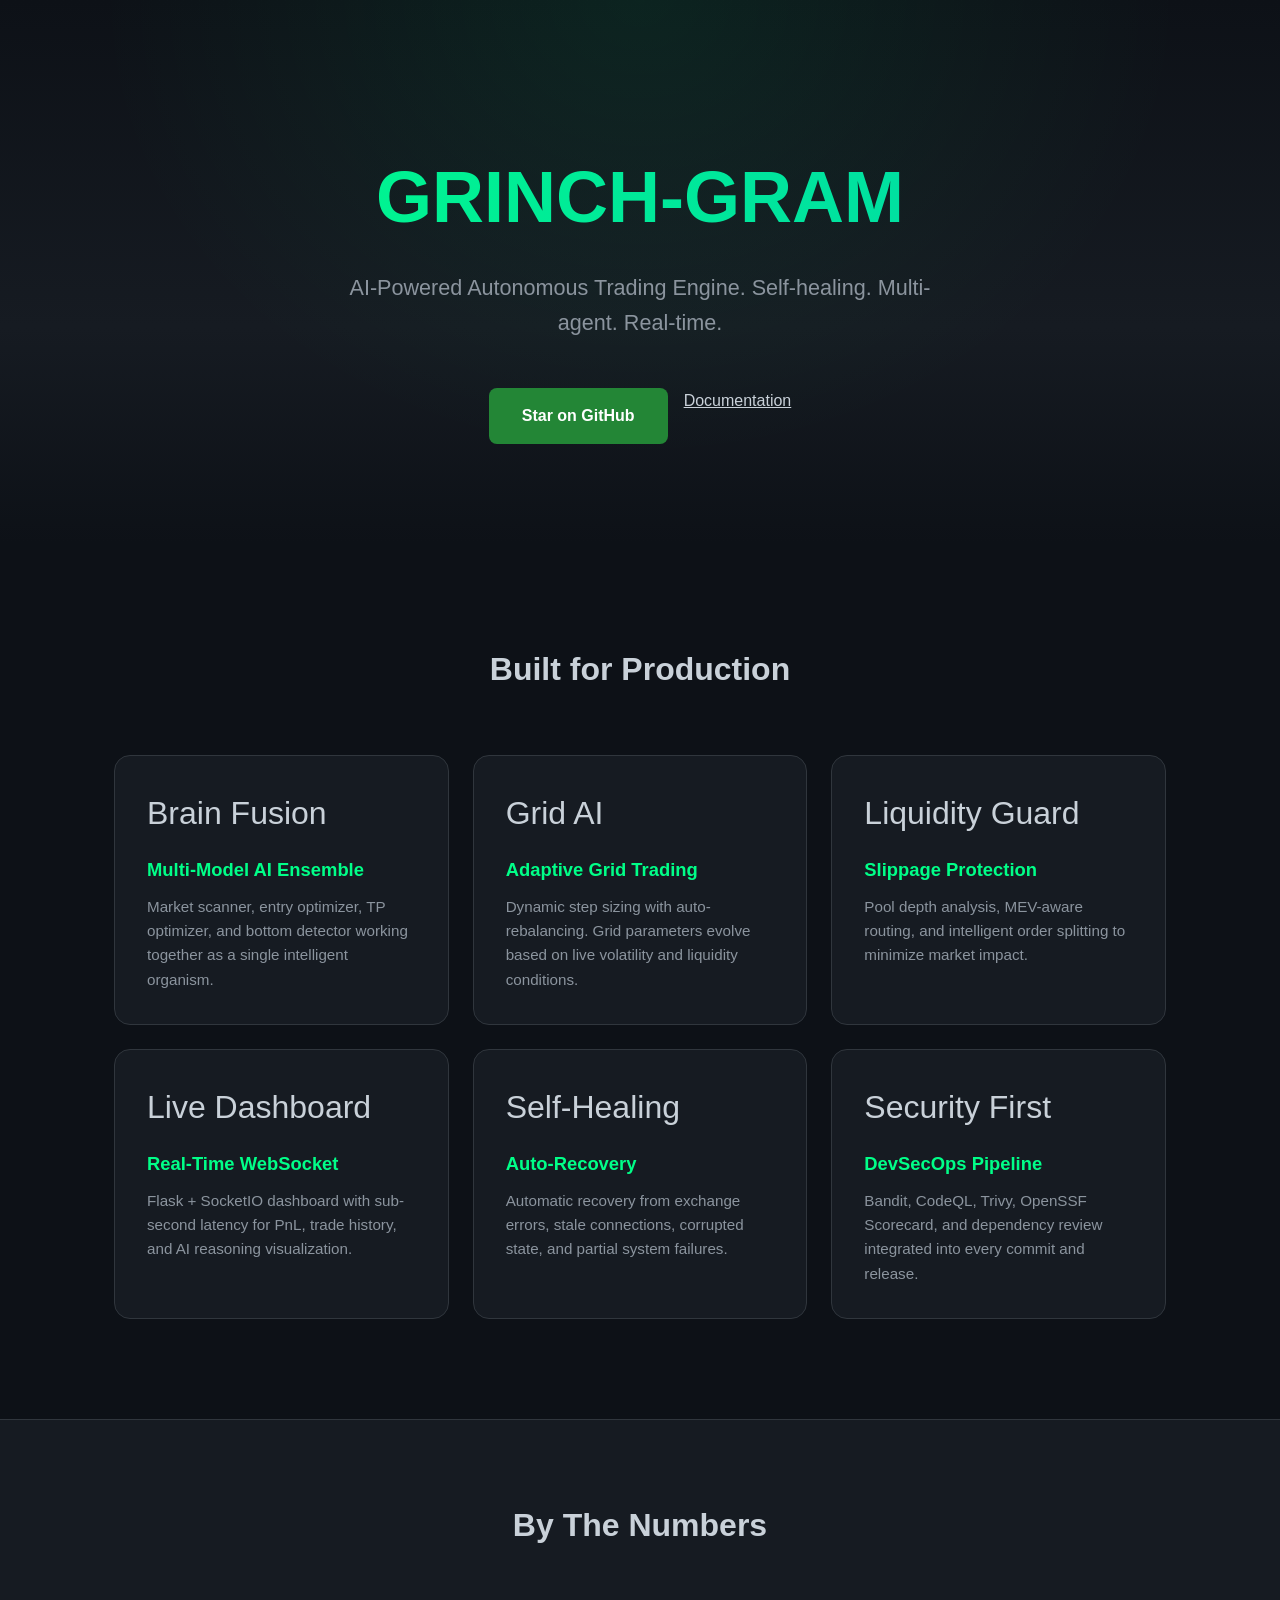
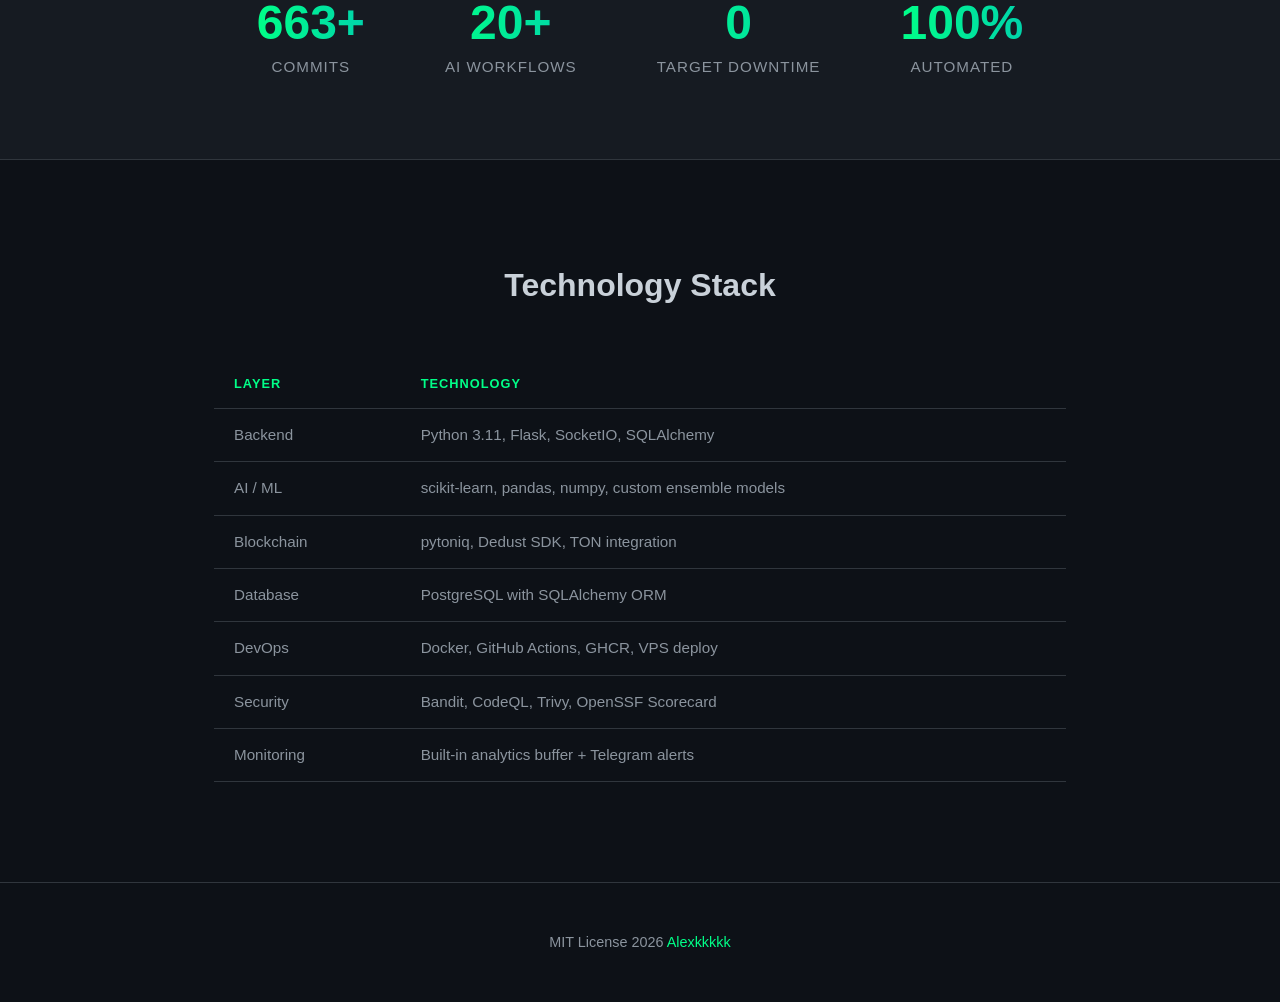
<file: docs/index.html>
<!DOCTYPE html> <html lang=en> <head> <meta charset=UTF-8> <meta name=viewport content=width=device-width,initial-scale=1> <title>GRINCH-GRAM — AI Trading Engine</title> <meta name=description content=AI-Powered Autonomous Trading Engine for TON and crypto. Self-healing, multi-agent, real-time.> <style> *{margin:0;padding:0;box-sizing:border-box} :root{--bg:#0d1117;--surface:#161b22;--border:#30363d;--text:#c9d1d9;--muted:#8b949e;--accent:#00ff88;--accent-dim:#00d4aa;--btn:#238636;--btn-hover:#2ea043} body{background:var(--bg);color:var(--text);font-family:-apple-system,BlinkMacSystemFont,'Segoe UI',Roboto,'Helvetica Neue',Arial,sans-serif;line-height:1.6;overflow-x:hidden} .hero{text-align:center;padding:140px 24px 100px;background:linear-gradient(180deg,#0d1117 0%,#161b22 60%,#0d1117 100%);position:relative} .hero::before{content:'';position:absolute;inset:0;background:radial-gradient(ellipse at 50% 0%,rgba(0,255,136,.08) 0%,transparent 60%);pointer-events:none} .hero h1{font-size:clamp(2.5rem,6vw,4.5rem);font-weight:800;background:linear-gradient(90deg,var(--accent),var(--accent-dim));-webkit-background-clip:text;-webkit-text-fill-color:transparent;margin-bottom:16px;position:relative;z-index:1} .hero .tagline{font-size:clamp(1rem,2.5vw,1.35rem);color:var(--muted);max-width:640px;margin:0 auto 48px;position:relative;z-index:1} .btn-group{position:relative;z-index:1;display:flex;gap:16px;justify-content:center;flex-wrap:wrap} .btn{display:inline-flex;align-items:center;gap:8px;padding:14px 32px;background:var(--btn);color:#fff;text-decoration:none;border-radius:8px;font-weight:600;font-size:1rem;transition:all .2s;border:1px solid transparent} .btn:hover{background:var(--btn-hover);transform:translateY(-2px);box-shadow:0 8px 24px rgba(35,134,54,.3)} .btn-ghost{background:transparent;border-color:var(--border);color:var(--text)} .btn-ghost:hover{border-color:var(--accent);color:var(--accent);box-shadow:none} .features{max-width:1100px;margin:0 auto;padding:100px 24px} .features h2{text-align:center;font-size:2rem;margin-bottom:60px;color:var(--text)} .grid{display:grid;grid-template-columns:repeat(auto-fit,minmax(280px,1fr));gap:24px} .card{background:var(--surface);padding:32px;border-radius:16px;border:1px solid var(--border);transition:all .25s;position:relative;overflow:hidden} .card::before{content:'';position:absolute;top:0;left:0;right:0;height:3px;background:linear-gradient(90deg,var(--accent),var(--accent-dim));opacity:0;transition:opacity .25s} .card:hover{transform:translateY(-4px);border-color:rgba(0,255,136,.2);box-shadow:0 12px 40px rgba(0,0,0,.4)} .card:hover::before{opacity:1} .card-icon{font-size:2rem;margin-bottom:16px;display:block} .card h3{color:var(--accent);margin-bottom:10px;font-size:1.15rem} .card p{color:var(--muted);font-size:.95rem;line-height:1.6} .stats{background:var(--surface);border-top:1px solid var(--border);border-bottom:1px solid var(--border);padding:80px 24px;text-align:center} .stats h2{font-size:2rem;margin-bottom:48px} .stats-row{display:flex;justify-content:center;gap:80px;flex-wrap:wrap} .stat{text-align:center} .stat .num{font-size:3rem;font-weight:800;background:linear-gradient(90deg,var(--accent),var(--accent-dim));-webkit-background-clip:text;-webkit-text-fill-color:transparent;line-height:1} .stat .label{color:var(--muted);margin-top:8px;font-size:.95rem;text-transform:uppercase;letter-spacing:1px} .tech{max-width:900px;margin:0 auto;padding:100px 24px} .tech h2{text-align:center;font-size:2rem;margin-bottom:48px} .tech-table{width:100%;border-collapse:collapse;font-size:.95rem} .tech-table th,.tech-table td{padding:14px 20px;text-align:left;border-bottom:1px solid var(--border)} .tech-table th{color:var(--accent);font-weight:600;text-transform:uppercase;font-size:.8rem;letter-spacing:1px} .tech-table td{color:var(--muted)} .tech-table tr:hover td{color:var(--text)} footer{text-align:center;padding:48px 24px;color:var(--muted);border-top:1px solid var(--border);font-size:.9rem} footer a{color:var(--accent);text-decoration:none} footer a:hover{text-decoration:underline} @media(max-width:600px){.stats-row{gap:40px}.stat .num{font-size:2.2rem}} </style> </head> <body> <section class=hero> <h1>GRINCH-GRAM</h1> <p class=tagline>AI-Powered Autonomous Trading Engine. Self-healing. Multi-agent. Real-time.</p> <div class=btn-group> <a href=https://github.com/Alexkkkkk/GRINCH-GRAM class=btn> Star on GitHub </a> <a href=https://github.com/Alexkkkkk/GRINCH-GRAM#quick-start class=btn-ghost> Documentation </a> </div> </section> <section class=features> <h2>Built for Production</h2> <div class=grid> <div class=card> <span class=card-icon>Brain Fusion</span> <h3>Multi-Model AI Ensemble</h3> <p>Market scanner, entry optimizer, TP optimizer, and bottom detector working together as a single intelligent organism.</p> </div> <div class=card> <span class=card-icon>Grid AI</span> <h3>Adaptive Grid Trading</h3> <p>Dynamic step sizing with auto-rebalancing. Grid parameters evolve based on live volatility and liquidity conditions.</p> </div> <div class=card> <span class=card-icon>Liquidity Guard</span> <h3>Slippage Protection</h3> <p>Pool depth analysis, MEV-aware routing, and intelligent order splitting to minimize market impact.</p> </div> <div class=card> <span class=card-icon>Live Dashboard</span> <h3>Real-Time WebSocket</h3> <p>Flask + SocketIO dashboard with sub-second latency for PnL, trade history, and AI reasoning visualization.</p> </div> <div class=card> <span class=card-icon>Self-Healing</span> <h3>Auto-Recovery</h3> <p>Automatic recovery from exchange errors, stale connections, corrupted state, and partial system failures.</p> </div> <div class=card> <span class=card-icon>Security First</span> <h3>DevSecOps Pipeline</h3> <p>Bandit, CodeQL, Trivy, OpenSSF Scorecard, and dependency review integrated into every commit and release.</p> </div> </div> </section> <section class=stats> <h2>By The Numbers</h2> <div class=stats-row> <div class=stat> <div class=num>663+</div> <div class=label>Commits</div> </div> <div class=stat> <div class=num>20+</div> <div class=label>AI Workflows</div> </div> <div class=stat> <div class=num>0</div> <div class=label>Target Downtime</div> </div> <div class=stat> <div class=num>100%</div> <div class=label>Automated</div> </div> </div> </section> <section class=tech> <h2>Technology Stack</h2> <table class=tech-table> <thead> <tr> <th>Layer</th> <th>Technology</th> </tr> </thead> <tbody> <tr> <td>Backend</td> <td>Python 3.11, Flask, SocketIO, SQLAlchemy</td> </tr> <tr> <td>AI / ML</td> <td>scikit-learn, pandas, numpy, custom ensemble models</td> </tr> <tr> <td>Blockchain</td> <td>pytoniq, Dedust SDK, TON integration</td> </tr> <tr> <td>Database</td> <td>PostgreSQL with SQLAlchemy ORM</td> </tr> <tr> <td>DevOps</td> <td>Docker, GitHub Actions, GHCR, VPS deploy</td> </tr> <tr> <td>Security</td> <td>Bandit, CodeQL, Trivy, OpenSSF Scorecard</td> </tr> <tr> <td>Monitoring</td> <td>Built-in analytics buffer + Telegram alerts</td> </tr> </tbody> </table> </section> <footer> <p> MIT License 2026 <a href=https://github.com/Alexkkkkk>Alexkkkkk</a> </p> </footer> </body> </html>
</file>
